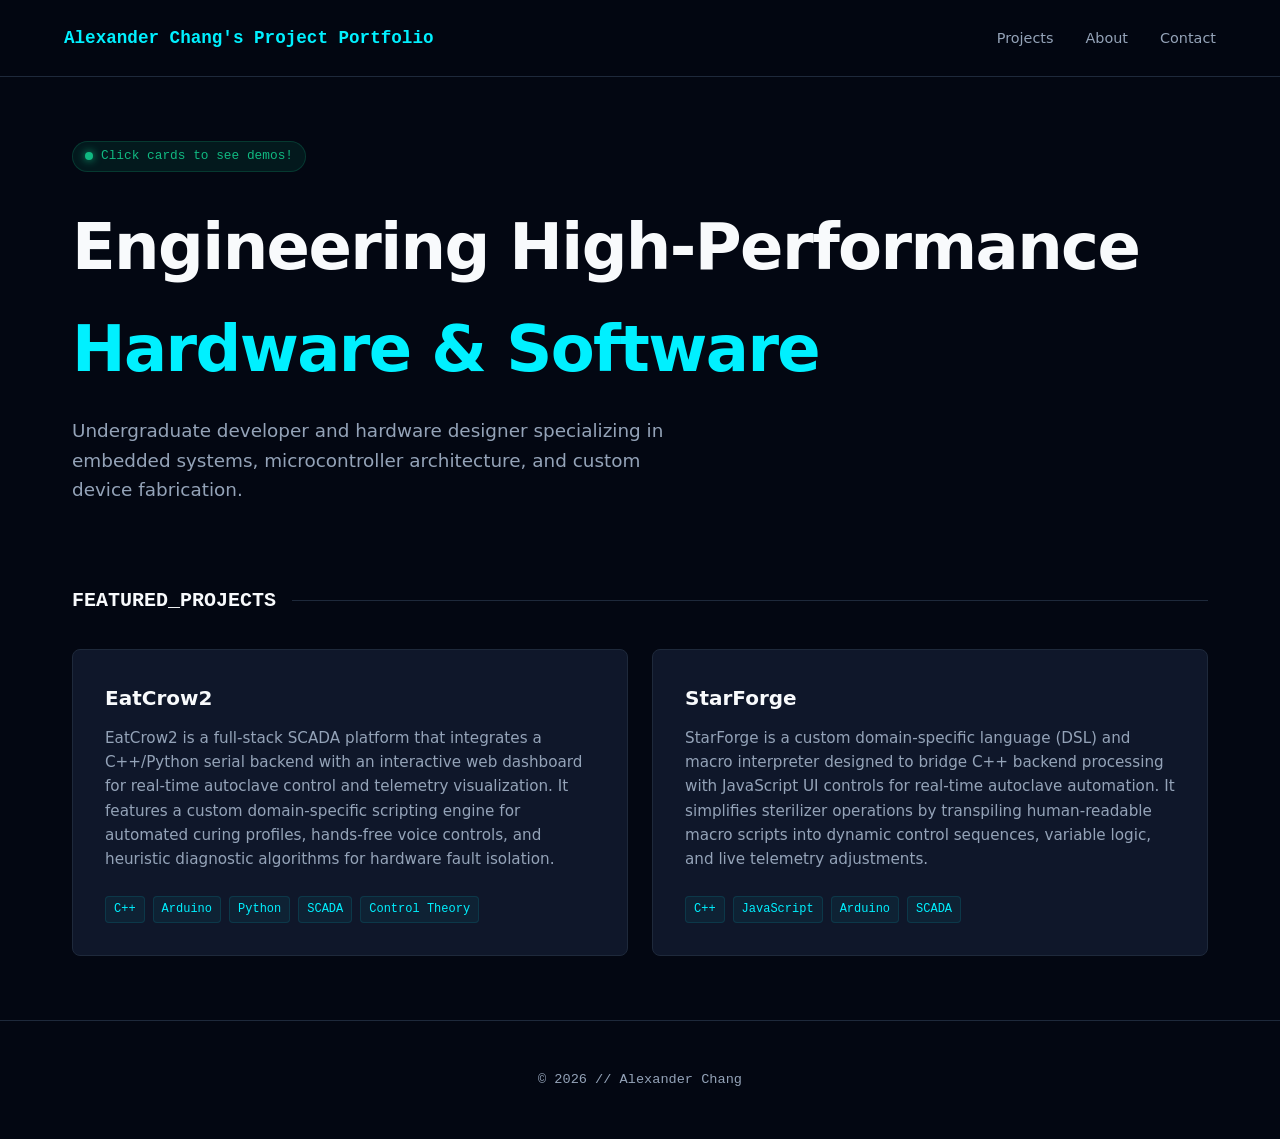
<file: index.html>
<!DOCTYPE html>
<html lang="en">
<head>
  <meta charset="UTF-8">
  <meta name="viewport" content="width=device-width, initial-scale=1.0">
  <title>Alexander Chang's Engineering Portfolio</title>
  <link rel="stylesheet" href="style.css">
  <link rel="stylesheet" href="fonts.css">
</head>
<body>

  <header>
    <div class="logo">Alexander Chang's Project Portfolio</div>
    <ul class="nav-links">
      <li><a href="#projects">Projects</a></li>
      <li><a href="#about">About</a></li>
      <li><a href="#contact">Contact</a></li>
    </ul>
  </header>

  <main>
    <section class="hero">
      <div class="status-badge">
        <span class="status-dot"></span>
        Click cards to see demos!
      </div>
      <h1>Engineering High-Performance <span>Hardware & Software</span></h1>
      <p>Undergraduate developer and hardware designer specializing in embedded systems, microcontroller architecture, and custom device fabrication.</p>
    </section>

    <section id="projects">
      <h2 class="section-title">FEATURED_PROJECTS</h2>
      <div class="grid">
        <div class="card" onclick="location = '../me/projects/eatcrow2.html'">
          <h3>EatCrow2</h3>
          <p>EatCrow2 is a full-stack SCADA platform that integrates a C++/Python serial backend with an interactive web dashboard for real-time autoclave control and telemetry visualization. It features a custom domain-specific scripting engine for automated curing profiles, hands-free voice controls, and heuristic diagnostic algorithms for hardware fault isolation.</p>
          <div class="tech-stack">
            <span class="tech-tag">C++</span>
            <span class="tech-tag">Arduino</span>
            <span class="tech-tag">Python</span>
            <span class="tech-tag">SCADA</span>
            <span class="tech-tag">Control Theory</span>
          </div>
        </div>

        <div class="card" onclick="location = '../me/projects/starforge.html'">
          <h3>StarForge</h3>
          <p>StarForge is a custom domain-specific language (DSL) and macro interpreter designed to bridge C++ backend processing with JavaScript UI controls for real-time autoclave automation. It simplifies sterilizer operations by transpiling human-readable macro scripts into dynamic control sequences, variable logic, and live telemetry adjustments.</p>
          <div class="tech-stack">
            <span class="tech-tag">C++</span>
            <span class="tech-tag">JavaScript</span>
            <span class="tech-tag">Arduino</span>
            <span class="tech-tag">SCADA</span>
          </div>
        </div>
      </div>
    </section>
  </main>

  <footer>
    <p>&copy; 2026 // Alexander Chang</p>
  </footer>

  <script src="script.js"></script>
</body>
</html>
</file>
<file: style.css>
:root {
  --bg-color: #030712;
  --surface-color: #0f172a;
  --surface-border: #1e293b;
  --accent-cyan: #00f0ff;
  --accent-green: #10b981;
  --text-main: #f8fafc;
  --text-muted: #94a3b8;
  --font-mono: 'Courier New', Courier, monospace;
}

* {
  box-sizing: border-box;
  margin: 0;
  padding: 0;
}

body {
  background-color: var(--bg-color);
  color: var(--text-main);
  font-family: system-ui, -apple-system, BlinkMacSystemFont, 'Segoe UI', Roboto, Oxygen, Ubuntu, Cantarell, sans-serif;
  line-height: 1.6;
  overflow-x: hidden;
}

header {
  display: flex;
  justify-content: space-between;
  align-items: center;
  padding: 1.5rem 5%;
  border-bottom: 1px solid var(--surface-border);
  background: rgba(3, 7, 18, 0.8);
  backdrop-filter: blur(10px);
  position: sticky;
  top: 0;
  z-index: 100;
}

.logo {
  font-family: var(--font-mono);
  font-size: 1.1rem;
  color: var(--accent-cyan);
  font-weight: bold;
}

.nav-links {
  list-style: none;
  display: flex;
  gap: 2rem;
}

.nav-links a {
  text-decoration: none;
  color: var(--text-muted);
  font-size: 0.9rem;
  transition: color 0.2s ease;
}

.nav-links a:hover {
  color: var(--accent-cyan);
}

main {
  max-width: 1200px;
  margin: 0 auto;
  padding: 4rem 2rem;
}

.hero {
  margin-bottom: 5rem;
}

.status-badge {
  display: inline-flex;
  align-items: center;
  gap: 0.5rem;
  font-family: var(--font-mono);
  font-size: 0.8rem;
  color: var(--accent-green);
  background: rgba(16, 185, 129, 0.1);
  padding: 0.25rem 0.75rem;
  border-radius: 9999px;
  border: 1px solid rgba(16, 185, 129, 0.2);
  margin-bottom: 1.5rem;
}

.status-dot {
  width: 8px;
  height: 8px;
  background-color: var(--accent-green);
  border-radius: 50%;
  box-shadow: 0 0 8px var(--accent-green);
}

.hero h1 {
  font-size: clamp(2.5rem, 5vw, 4rem);
  font-weight: 800;
  letter-spacing: -0.025em;
  margin-bottom: 1rem;
}

.hero h1 span {
  color: var(--accent-cyan);
}

.hero p {
  color: var(--text-muted);
  font-size: 1.15rem;
  max-width: 600px;
  margin-bottom: 2rem;
}

.section-title {
  font-family: var(--font-mono);
  font-size: 1.25rem;
  color: var(--text-main);
  margin-bottom: 2rem;
  display: flex;
  align-items: center;
  gap: 1rem;
}

.section-title::after {
  content: "";
  flex: 1;
  height: 1px;
  background: var(--surface-border);
}

.grid {
  display: grid;
  grid-template-columns: repeat(auto-fit, minmax(320px, 1fr));
  gap: 1.5rem;
}

.card {
  background-color: var(--surface-color);
  border: 1px solid var(--surface-border);
  border-radius: 8px;
  padding: 2rem;
  transition: all 0.3s ease;
  position: relative;
  overflow: hidden;
}

.card:hover {
  border-color: var(--accent-cyan);
  transform: translateY(-2px);
  box-shadow: 0 10px 30px -10px rgba(0, 240, 255, 0.1);
}

.card h3 {
  font-size: 1.25rem;
  margin-bottom: 0.75rem;
}

.card p {
  color: var(--text-muted);
  font-size: 0.95rem;
  margin-bottom: 1.5rem;
}

.tech-stack {
  display: flex;
  flex-wrap: wrap;
  gap: 0.5rem;
  font-family: var(--font-mono);
  font-size: 0.75rem;
}

.tech-tag {
  background: rgba(0, 240, 255, 0.05);
  color: var(--accent-cyan);
  padding: 0.2rem 0.5rem;
  border-radius: 4px;
  border: 1px solid rgba(0, 240, 255, 0.1);
}

footer {
  text-align: center;
  padding: 3rem 0;
  border-top: 1px solid var(--surface-border);
  color: var(--text-muted);
  font-family: var(--font-mono);
  font-size: 0.85rem;
}
</file>
<file: fonts.css>
@font-face {
  font-family: "C64";
  src: url("c64.otf");
}

@font-face {
  font-family: "Hornet";
  src: url("hornet.ttf");
}

.c64 {
  font-family: "C64";
}

.hornet {
  font-family: "Hornet";
}
</file>
